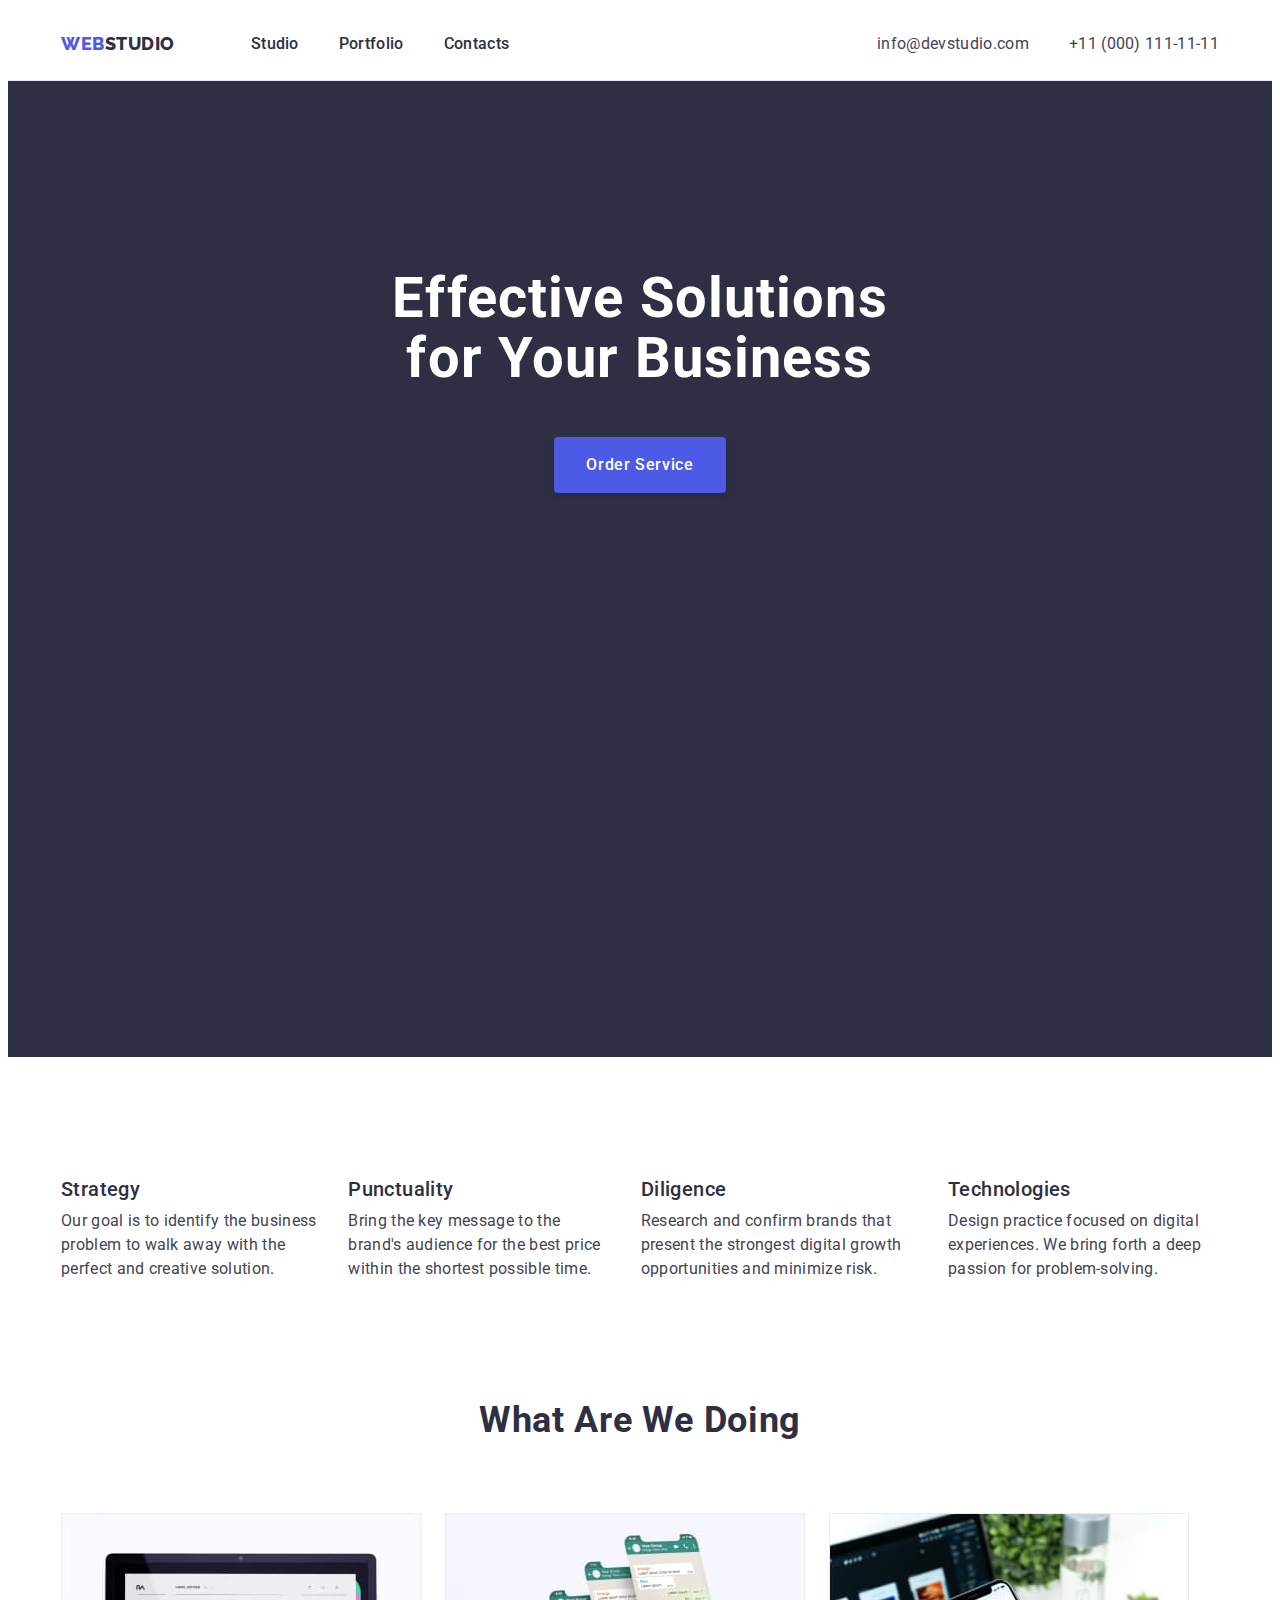
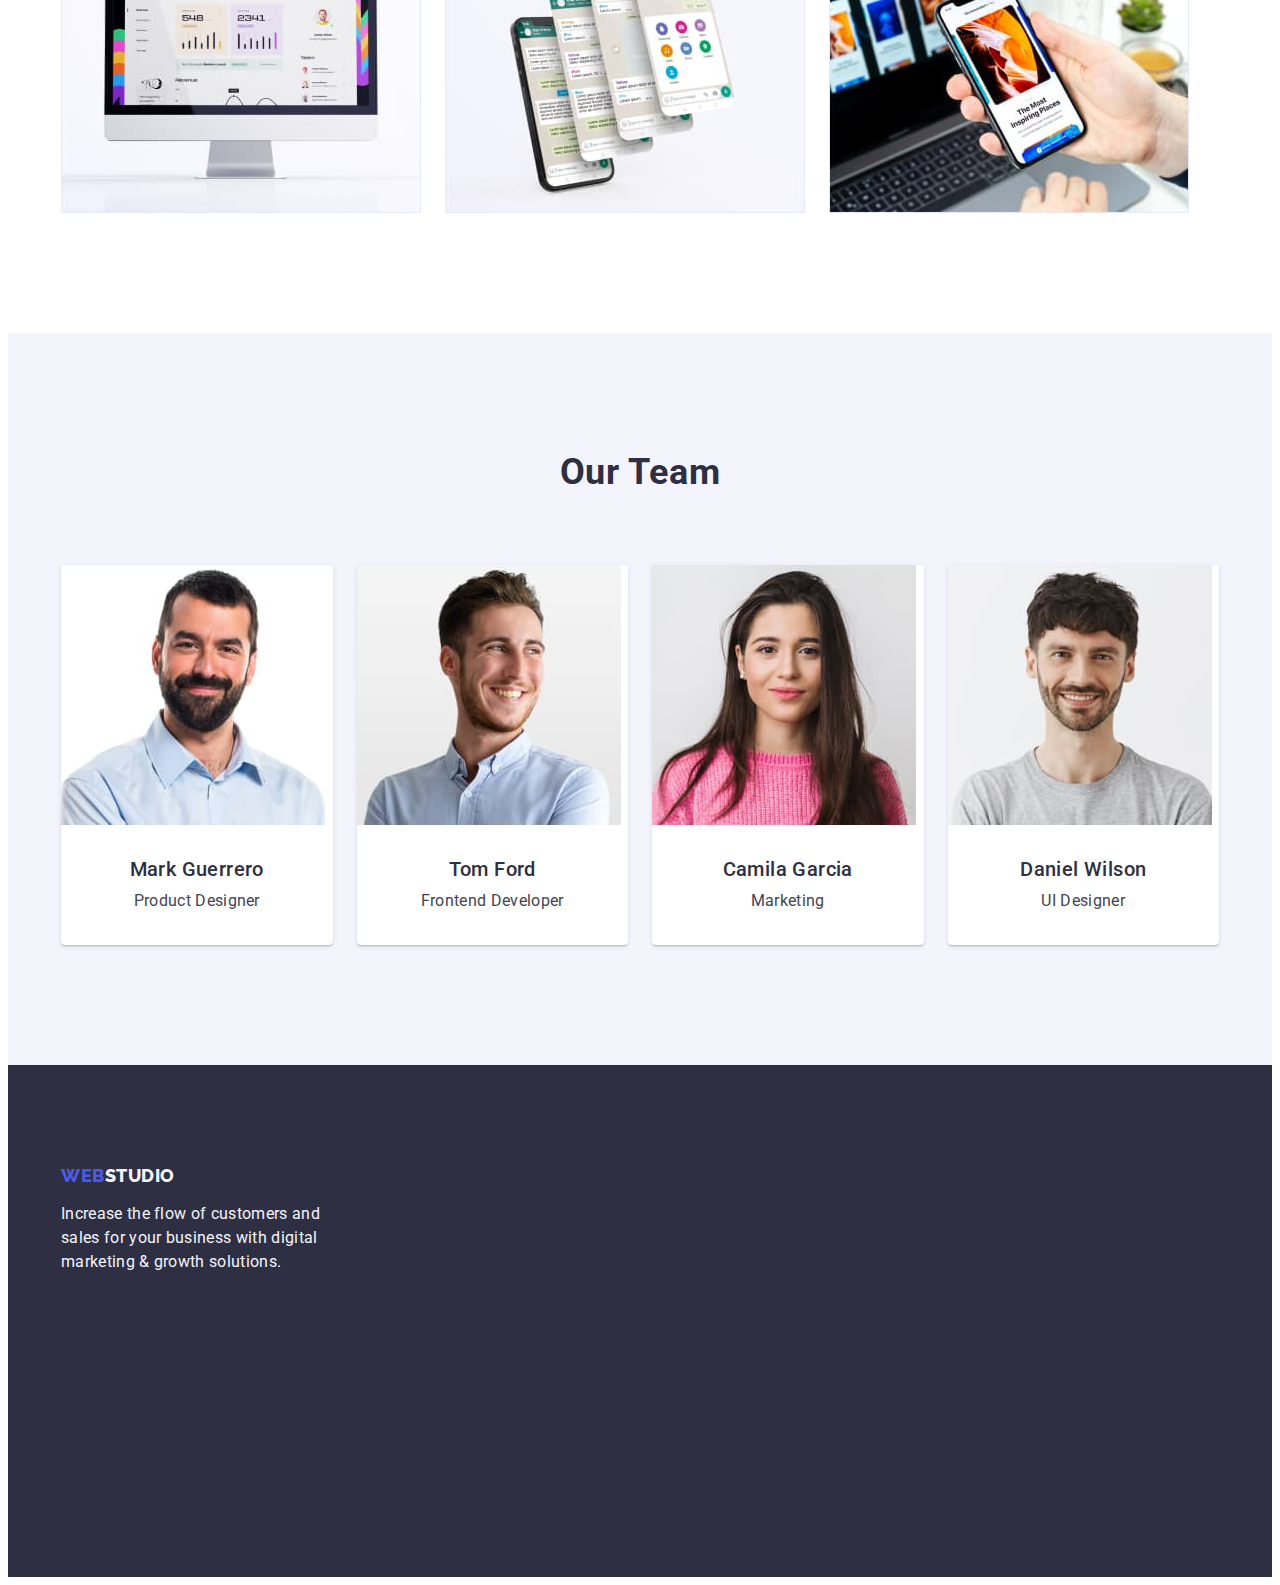
<file: index.html>
<!DOCTYPE html>
<html lang="en">

<head>
    <meta charset="UTF-8">
    <meta name="viewport" content="width=device-width, initial-scale=1.0">

    <link rel="preconnect" href="https://fonts.googleapis.com">
    <link rel="preconnect" href="https://fonts.gstatic.com" crossorigin>
    <link
        href="https://fonts.googleapis.com/css2?family=Raleway:wght@800&family=Roboto:wght@400;500;700;900&display=swap"
        rel="stylesheet">

    <!-- Modern-Normalize -->
    <link rel="stylesheet" href="https://cdnjs.cloudflare.com/ajax/libs/modern-normalize/2.0.0/modern-normalize.min.css"
        integrity="sha512-4xo8blKMVCiXpTaLzQSLSw3KFOVPWhm/TRtuPVc4WG6kUgjH6J03IBuG7JZPkcWMxJ5huwaBpOpnwYElP/m6wg=="
        crossorigin="anonymous" referrerpolicy="no-referrer" />

    <!-- Styles.scc-->
    <link rel="stylesheet" href="./css/styles.css">

    <title>WebStudio</title>
</head>

<body>
    <header class="header">
        <!-- Navigation -->
        <div class="container container-nav">
            <nav class="nav-header">
                <a href="./index.html" class="logo-header link">
                    Web<span class="logo-header-two">Studio</span>
                </a>
                <ul class="site-nav nav-header list">
                    <li><a href="./index.html" class="nav-link link">Studio</a></li>
                    <li><a href="./portfolio.html" class="nav-link link">Portfolio</a></li>
                    <li><a href="" class="nav-link link">Contacts</a></li>
                </ul>
            </nav>

            <!--Contacts-->
            <address class="site-contacts">
                <ul class="contacts list">
                    <li class="contacts-item"><a href="mailto:info@devstudio.com" class="link">info@devstudio.com</a>
                    </li>
                    <li class="contacts-item"><a href="tel:+110001111111" class="link">+11 (000) 111-11-11</a></li>
                </ul>
            </address>
        </div>
    </header>

    <main>
        <!--Hero Content-->
        <section class="section-hero">
            <div class="container container-hero">
                <h1 class="hero-title">Effective Solutions for Your Business</h1>
                <button type="button" class="hero-button">Order Service</button>
            </div>
        </section>

        <!-- Features -->
        <section class="features-section">
            <div class="features-container container">
                <h2 class="visually-hidden">Features</h2>
                <ul class="features-list list">
                    <li class="features-list-item">
                        <h3 class="card-title">Strategy</h3>
                        <p class="card-text">Our goal is to identify the business
                            problem to walk away with the perfect and creative solution.</p>
                    </li>
                    <li class="features-list-item">
                        <h3 class="card-title">Punctuality</h3>
                        <p class="card-text">Bring the key message to the brand's audience for the best price within the
                            shortest possible time.
                        </p>
                    </li>
                    <li class="features-list-item">
                        <h3 class="card-title">Diligence</h3>
                        <p class="card-text">Research and confirm brands that present the strongest digital growth
                            opportunities and minimize risk.</p>
                    </li>
                    <li class="features-list-item">
                        <h3 class="card-title">Technologies</h3>
                        <p class="card-text">Design practice focused on digital experiences. We bring forth a deep
                            passion for problem-solving.
                        </p>
                    </li>
                </ul>
            </div>
        </section>

        <!-- What are we doing -->
        <section class="section-activity">
            <div class="activity-container container">
                <h2 class="section-title">What are we doing</h2>
                <ul class="activity-list list">
                    <li class="activity-list-item">
                        <img src="./images/computer1.jpg" alt="Computer" width="360" height="300">
                    </li>
                    <li class="activity-list-item">
                        <img src="./images/img-2.jpg" alt="Open messenger in the phone" width="360" height="300">
                    </li>
                    <li class="activity-list-item">
                        <img src="./images/img-3.jpg" alt="Smartphone on the background of the laptop" width="360"
                            height="300">
                    </li>
                </ul>
            </div>
        </section>

        <!-- Our Team -->
        <section class="section-team">
            <div class="team-container container">
                <h2 class="section-title team-title">Our Team</h2>
                <ul class="team-list list">
                    <li class="team-list-item">
                        <img src="./images/img-4.jpg" alt="Product Designer photo" width="264" height="260">
                        <div class="team-text">
                            <h3 class="team-card-title">Mark Guerrero</h3>
                            <p class="team-card-text">Product Designer</p>
                        </div>
                    </li>
                    <li class="team-list-item">
                        <img src="./images/img-5.jpg" alt="Frontend Developer photo" width="264" height="260">
                        <div class="team-text">
                            <h3 class="team-card-title">Tom Ford</h3>
                            <p class="team-card-text">Frontend Developer</p>
                        </div>
                    </li>
                    <li class="team-list-item">
                        <img src="./images/img-6.jpg" alt="Marketing Manager photo" width="264" height="260">
                        <div class="team-text">
                            <h3 class="team-card-title">Camila Garcia</h3>
                            <p class="team-card-text">Marketing</p>
                        </div>
                    </li>
                    <li class="team-list-item">
                        <img src="./images/img-7.jpg" alt="UI Designer photo" width="264" height="260">
                        <div class="team-text">
                            <h3 class="team-card-title">Daniel Wilson</h3>
                            <p class="team-card-text">UI Designer</p>
                        </div>
                    </li>
                </ul>
            </div>
        </section>
    </main>

    <footer class="section-footer">
        <div class="container footer-container">
            <a href="./index.html" class="logo-footer link">
                Web<span class="logo-footer-two">Studio</span></a>
            <p class="footer-text">Increase the flow of customers and sales for your business with digital marketing &
                growth solutions.</p>
        </div>
    </footer>

</body>

</html>
</file>
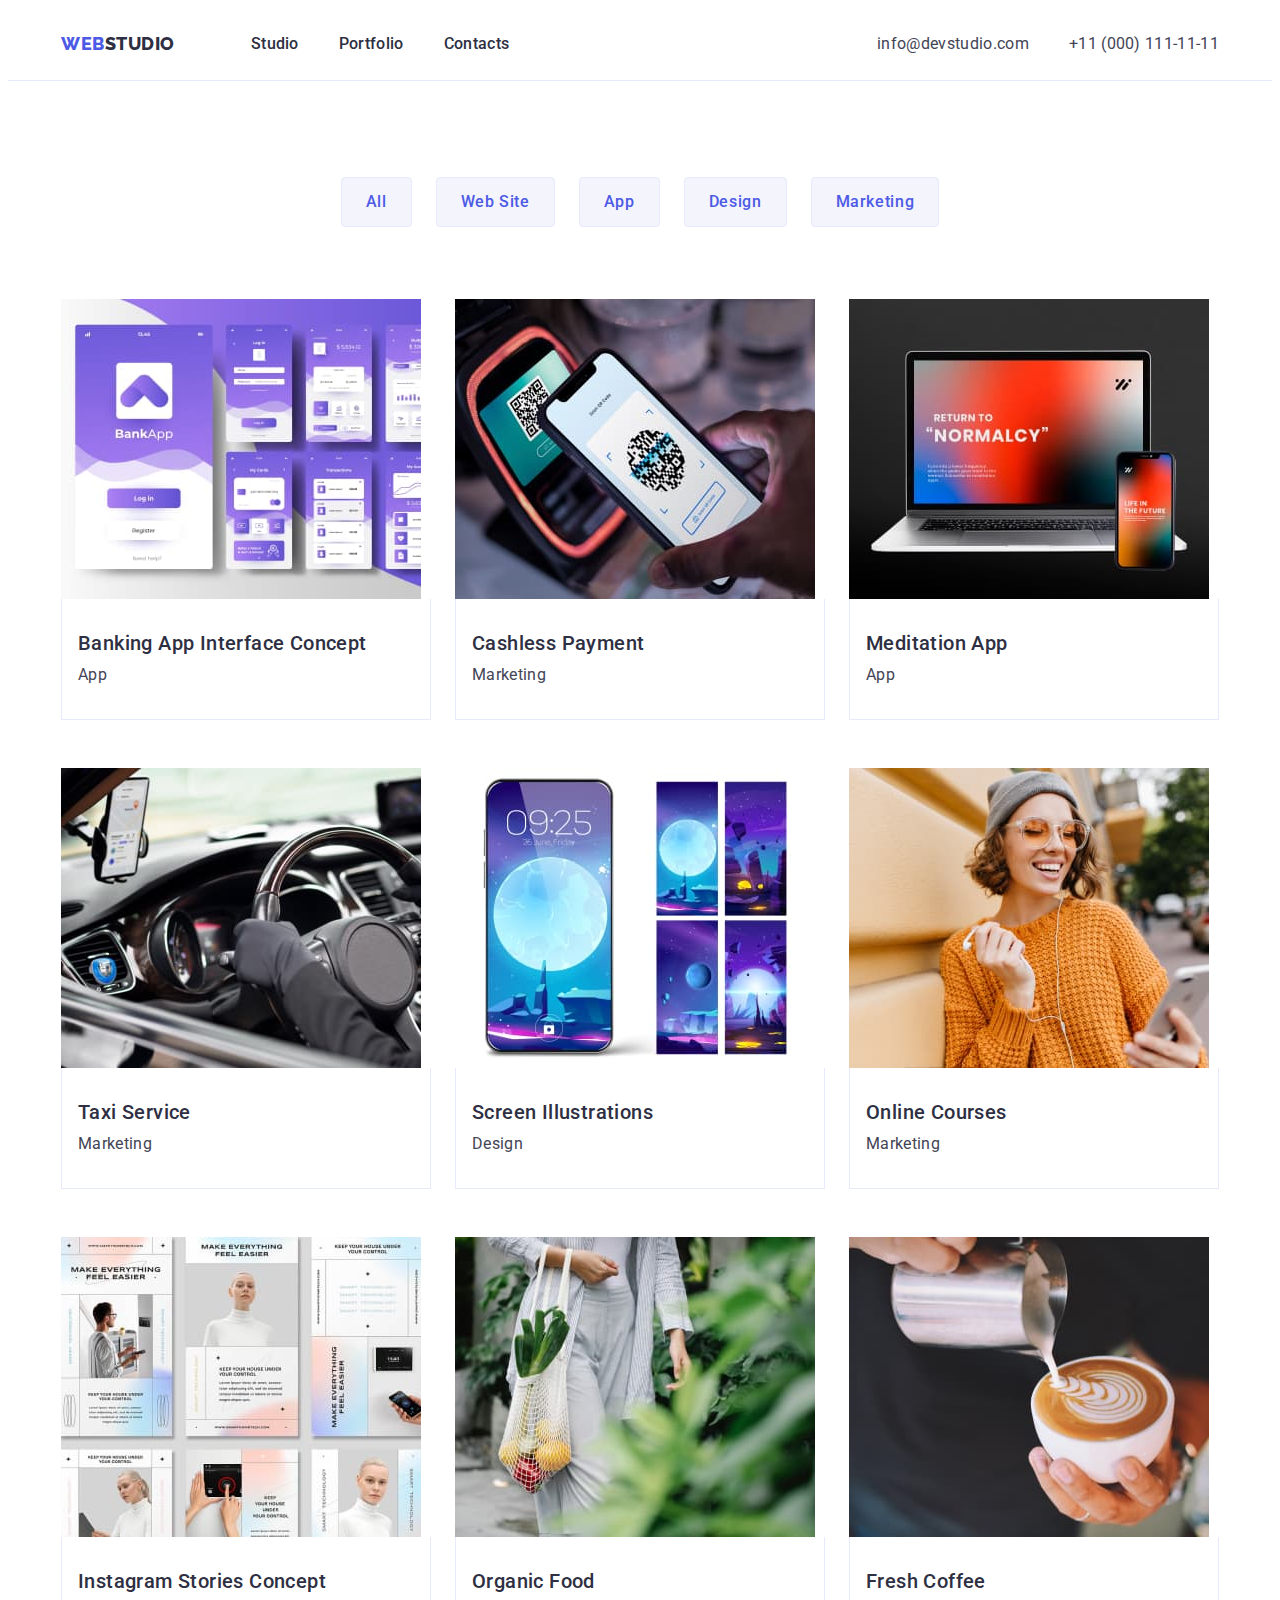
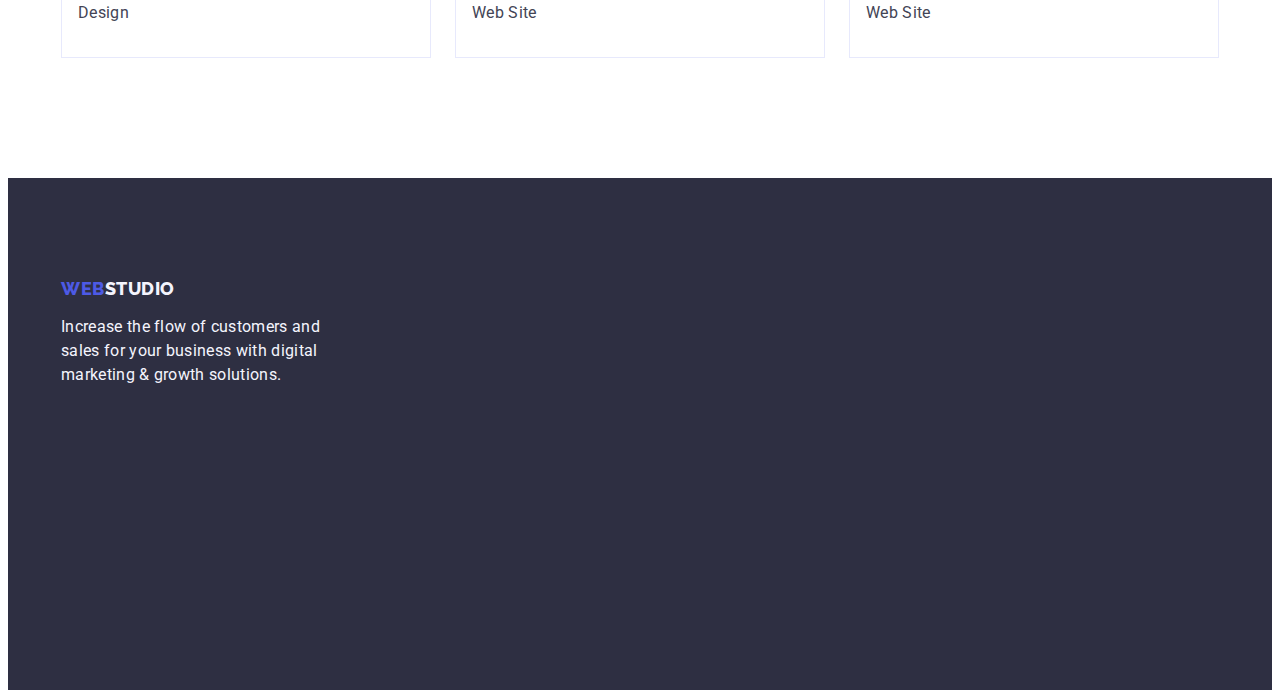
<file: portfolio.html>
<!DOCTYPE html>
<html lang="en">

<head>
    <meta charset="UTF-8">
    <meta name="viewport" content="width=device-width, initial-scale=1.0">

    <link rel="preconnect" href="https://fonts.googleapis.com">
    <link rel="preconnect" href="https://fonts.gstatic.com" crossorigin>
    <link
        href="https://fonts.googleapis.com/css2?family=Raleway:wght@800&family=Roboto:wght@400;500;700;900&display=swap"
        rel="stylesheet">

    <!-- Modern-Normalize -->
    <link rel="stylesheet" href="https://cdnjs.cloudflare.com/ajax/libs/modern-normalize/2.0.0/modern-normalize.min.css"
        integrity="sha512-4xo8blKMVCiXpTaLzQSLSw3KFOVPWhm/TRtuPVc4WG6kUgjH6J03IBuG7JZPkcWMxJ5huwaBpOpnwYElP/m6wg=="
        crossorigin="anonymous" referrerpolicy="no-referrer" />

    <!-- Styles.scc-->
    <link rel="stylesheet" href="./css/styles.css">

    <title>Portfolio</title>
</head>

<body>
    <header class="header">
        <!-- Navigation -->
        <div class="container container-nav">
            <nav class="nav-header">
                <a href="./index.html" class="logo-header link">
                    Web<span class="logo-header-two">Studio</span>
                </a>
                <ul class="site-nav nav-header list">
                    <li><a href="./index.html" class="nav-link link">Studio</a></li>
                    <li><a href="./portfolio.html" class="nav-link link">Portfolio</a></li>
                    <li><a href="" class="nav-link link">Contacts</a></li>
                </ul>
            </nav>

            <!--Contacts-->
            <address class="site-contacts">
                <ul class="contacts list">
                    <li class="contacts-item"><a href="mailto:info@devstudio.com" class="link">info@devstudio.com</a>
                    </li>
                    <li class="contacts-item"><a href="tel:+110001111111" class="link">+11 (000) 111-11-11</a></li>
                </ul>
            </address>
        </div>
    </header>

    <main>
        <!-- Portfolio content -->
        <section class="section-portfolio">
            <div class="portfolio-container container">
                <h1 class="section-portfolio-tabs visually-hidden">Tabs</h1>
                <ul class="portfolio-list list">
                    <li class="">
                        <button type="button" class="portfolio-tabs">All</button>
                    </li>
                    <li>
                        <button type="button" class="portfolio-tabs">Web Site</button>
                    </li>
                    <li>
                        <button type="button" class="portfolio-tabs">App</button>
                    </li>
                    <li>
                        <button type="button" class="portfolio-tabs">Design</button>
                    </li>
                    <li>
                        <button type="button" class="portfolio-tabs">Marketing</button>
                    </li>
                </ul>

                <!-- Galery -->
                <ul class="portfolio-galery list">
                    <li class="portfolio-galery-item">
                        <a href="" class="galery-link link">
                            <img src="./images/img-8.jpg" alt="Interface of the Banking App" width="360" height="300">
                            <div class="portfolio-text">
                                <h2 class=" galery-title">Banking App Interface Concept</h2>
                                <p class="galery-text">App</p>
                            </div>
                        </a>
                    </li>
                    <li class="portfolio-galery-item">
                        <a href="" class="link">
                            <img src="./images/img-9.jpg" alt="Calculation by QR-code" width="360" height="300">
                            <div class="portfolio-text">
                                <h2 class="galery-title">Cashless Payment</h2>
                                <p class="galery-text">Marketing</p>
                            </div>
                        </a>
                    </li>
                    <li class="portfolio-galery-item">
                        <a href="" class="link">
                            <img src="./images/img-10.jpg" alt="Meditation App" width="360" height="300">
                            <div class="portfolio-text">
                                <h2 class="galery-title">Meditation App</h2>
                                <p class="galery-text">App</p>
                            </div>
                        </a>
                    </li>
                    <li class="portfolio-galery-item">
                        <a href="" class="link">
                            <img src="./images/img-11.jpg" alt="Taxi Service App" width="360" height="300">
                            <div class="portfolio-text">
                                <h2 class="galery-title">Taxi Service</h2>
                                <p class="galery-text">Marketing</p>
                            </div>
                        </a>
                    </li>
                    <li class="portfolio-galery-item">
                        <a href="" class="link">
                            <img src="./images/img-12.jpg" alt="Screensavers on the phone screen" width="360"
                                height="300">
                            <div class="portfolio-text">
                                <h2 class="galery-title">Screen Illustrations</h2>
                                <p class="galery-text">Design</p>
                            </div>
                        </a>
                    </li>
                    <li class="portfolio-galery-item">
                        <a href="" class="link">
                            <img src="./images/img-13.jpg" alt="Girl on online courses" width="360" height="300">
                            <div class="portfolio-text">
                                <h2 class="galery-title">Online Courses</h2>
                                <p class="galery-text">Marketing</p>
                            </div>
                        </a>
                    </li>
                    <li class="portfolio-galery-item">
                        <a href="" class="link">
                            <img src="./images/img-14.jpg" alt="Instagram Stories Concept" width="360" height="300">
                            <div class="portfolio-text">
                                <h2 class="galery-title">Instagram Stories Concept</h2>
                                <p class="galery-text">Design</p>
                            </div>
                        </a>
                    </li>
                    <li class="portfolio-galery-item">
                        <a href="" class="link">
                            <img src="./images/img-15.jpg" alt="Organic Food" width="360" height="300">
                            <div class="portfolio-text">
                                <h2 class="galery-title">Organic Food</h2>
                                <p class="galery-text">Web Site</p>
                            </div>
                        </a>
                    </li>
                    <li class="portfolio-galery-item">
                        <a href="" class="link">
                            <img src="./images/img-16.jpg" alt="Latte art" width="360" height="300">
                            <div class="portfolio-text">
                                <h2 class="galery-title">Fresh Coffee</h2>
                                <p class="galery-text">Web Site</p>
                            </div>
                        </a>
                    </li>
                </ul>
            </div>
        </section>
    </main>

    <footer class="section-footer">
        <div class="container footer-container">
            <a href="./index.html" class="logo-footer link">
                Web<span class="logo-footer-two">Studio</span></a>
            <p class="footer-text">Increase the flow of customers and sales for your business with digital marketing &
                growth solutions.</p>
        </div>
    </footer>

</body>

</html>
</file>
<file: css/styles.css>
:root {
  --primary-bg-color: #ffffff;
  --secondary-bg-color: #2e2f42;
  --color-main-text: #2e2f42;
  --color-secondary-text: #434455;
  --color-tertiary-text: #f4f4fd;
  --text-title: #ffffff;
  --accent-text: #4d5ae5;
  --accent-pressed: #404bbf;
  --border-tabs: #e7e9fc;
}

body {
  font-family: 'Roboto', sans-serif;
  color: var(--color-secondary-text);
  background-color: var(--primary-bg-color);
  line-height: 1.5;
  min-width: 1158px;
}

h1,
h2,
h3,
h4,
h5,
h6,
p {
  margin-top: 0;
  margin-bottom: 0;
}

img {
  display: block;
  max-width: 100%;
  height: auto;
}

.container {
  max-width: 1158px;
  margin: 0 auto;
  padding: 0 15px;
}

.list {
  list-style-type: none;
}

ul,
ol {
  margin-top: 0;
  margin-bottom: 0;
  padding-left: 0;
}

.link {
  text-decoration: none;
}

.visually-hidden {
  position: absolute;
  width: 1px;
  height: 1px;
  margin: -1px;
  border: 0;
  padding: 0;
  white-space: nowrap;
  clip-path: inset(100%);
  clip: rect(0 0 0 0);
  overflow: hidden;
}

/**
  |============================
  | Header
  |============================
*/
/* Navigation */

.header {
  border-bottom: 1px solid var(--border-tabs);
}

.header > .container-nav {
  display: flex;
  align-items: center;
  justify-content: space-between;
}

.logo-header {
  display: inline-block;
  font-family: Raleway, sans-serif;
  font-size: 18px;
  font-weight: 800;
  line-height: 1.17;
  letter-spacing: 0.03em;
  text-transform: uppercase;
  color: var(--accent-text);
  margin-right: 76px;
}

.logo-header-two {
  color: var(--color-main-text);
}

.nav-header {
  display: flex;
  align-items: center;
  justify-content: space-between;
}

.nav-link {
  padding: 24px 0;
}

.nav-link {
  font-size: 16px;
  font-weight: 500;
  line-height: 1.5;
  letter-spacing: 0.02em;
  color: var(--color-main-text);
}

.site-nav {
  gap: 40px;
}

.nav-link:hover,
.nav-link:focus {
  color: var(--accent-pressed);
}

/* Contacts */

.site-contacts {
  font-style: normal;
  margin: 24px 0 24px 0;
}

.contacts {
  display: flex;
  gap: 40px;
}

.contacts .link {
  font-size: 16px;
  line-height: 1.5;
  letter-spacing: 0.02em;
  color: var(--color-secondary-text);
}

.contacts .link:hover,
.contacts .link:focus {
  color: var(--accent-pressed);
}

/**
  |============================
  | Main Studio
  |============================
*/
/* Hero Content */

.section-hero {
  color: var(--text-title);
  background-color: var(--secondary-bg-color);
  text-align: center;
  height: 600px;
  flex-shrink: 0;
  padding: 188px 0;
}

.hero-title {
  font-size: 56px;
  font-weight: 700;
  line-height: 1.07;
  letter-spacing: 0.02em;
  max-width: 496px;
  margin: 0 auto;
  margin-bottom: 48px;
}

.hero-button {
  display: block;
  align-items: flex-start;
  gap: 10px;
  font-family: 'Roboto', sans-serif;
  font-size: 16px;
  font-weight: 500;
  line-height: 1.5;
  letter-spacing: 0.04em;
  color: var(--text-title);
  background-color: var(--accent-text);
  cursor: pointer;
  padding: 16px 32px;
  border: none;
  border-radius: 4px;
  box-shadow: 0px 4px 4px 0px rgba(0, 0, 0, 0.15);
  margin: 0 auto;
  min-width: 169px;
  height: 56px;
}

.section-hero .hero-button:hover,
.section-hero .hero-button:focus {
  background-color: var(--accent-pressed);
}

/* Features */

.features-container {
  display: flex;
  flex-shrink: 0;
  padding: 0;
}

.features-section {
  text-align: left;
  padding: 120px 0;
}

.features-list.features-list-item {
  width: 264px;
  flex-direction: column;
  align-items: flex-start;
}

.features-list {
  display: flex;
  gap: 24px;
}

.features-list-item {
  width: calc((100%-72px) / 4);
}

.card-title {
  font-size: 20px;
  font-weight: 500;
  line-height: 1.2;
  letter-spacing: 0.02em;
  color: var(--color-main-text);
  margin-bottom: 8px;
}

.card-text {
  font-size: 16px;
  line-height: 1.5;
  letter-spacing: 0.02em;
  color: var(--color-secondary-text);
}

/* What are we doing */

.section-title {
  font-size: 36px;
  font-weight: 700;
  line-height: 1.11;
  letter-spacing: 0.02em;
  text-transform: capitalize;
  color: var(--color-main-text);
  text-align: center;
  padding: 0;
  margin: 0 auto;
  margin-bottom: 72px;
}

.activity-list {
  display: flex;
  align-items: flex-start;
  gap: 24px;
}

.activity-list-item {
  width: calc(100%-48) / 3;
}

.section-activity {
  padding-bottom: 120px;
}

/* Our Team */

.section-team {
  background-color: var(--color-tertiary-text);
  padding: 120px 0;
}

.team-list {
  display: flex;
  padding-bottom: 0px;
  justify-content: center;
  align-items: center;
  gap: 24px;
}

.team-list-item {
  background-color: var(--primary-bg-color);
  width: calc((100% - 72px) / 4);
  border-radius: 0px 0px 4px 4px;
  box-shadow: 0px 2px 1px 0px rgba(46, 47, 66, 0.08),
    0px 1px 1px 0px rgba(46, 47, 66, 0.16),
    0px 1px 6px 0px rgba(46, 47, 66, 0.08);
}

.team-title {
  margin-bottom: 72px;
}

.team-text {
  padding: 32px 0;
}

.team-card-title {
  font-size: 20px;
  font-weight: 500;
  line-height: 1.2;
  letter-spacing: 0.02em;
  color: var(--color-main-text);
  text-align: center;
  margin-bottom: 8px;
}

.team-card-text {
  font-size: 16px;
  line-height: 1.5;
  letter-spacing: 0.02em;
  color: var(--color-secondary-text);
  text-align: center;
}

/**
  |============================
  | Footer
  |============================
*/

.section-footer {
  background-color: var(--secondary-bg-color);
  height: 312px;
  flex-shrink: 0;
  padding: 100px 0;
}

.logo-footer {
  display: inline-block;
  margin-bottom: 16px;
  font-family: Raleway, sans-serif;
  font-size: 18px;
  font-weight: 800;
  line-height: 1.17;
  letter-spacing: 0.03em;
  text-transform: uppercase;
  color: var(--accent-text);
}

.logo-footer-two {
  color: var(--color-tertiary-text);
}

.footer-text {
  font-size: 16px;
  line-height: 1.5;
  letter-spacing: 0.02em;
  color: var(--color-tertiary-text);
  width: 264px;
}

/**
  |============================
  | Main portfolio
  |============================
*/
/* Portfolio content */

.section-portfolio {
  padding-top: 96px;
  padding-bottom: 120px;
}

.portfolio-list {
  display: flex;
  gap: 24px;
  justify-content: center;
  margin-bottom: 72px;
}

.portfolio-tabs {
  font-family: 'Roboto', sans-serif;
  font-size: 16px;
  font-weight: 500;
  line-height: 1.5;
  letter-spacing: 0.04em;
  color: var(--accent-text);
  justify-content: center;
  background: var(--color-tertiary-text);
  cursor: pointer;
  padding: 12px 24px;
  align-items: center;
  border-radius: 4px;
  border: 1px solid #e7e9fc;
}

.section-portfolio .portfolio-tabs:hover {
  background-color: var(--accent-pressed);
  color: var(--primary-bg-color);
  border: 1px solid transparent;
}

.section-portfolio .portfolio-tabs:focus {
  background-color: var(--accent-pressed);
  color: var(--primary-bg-color);
  border: 1px solid transparent;
}

/*  Galery */

.portfolio-text {
  padding: 32px 16px;
  border: 1px solid var(--border-tabs);
  border-top: none;
}

.galery-title {
  font-size: 20px;
  font-weight: 500;
  line-height: 1.2;
  letter-spacing: 0.02em;
  color: var(--color-main-text);
  margin-bottom: 8px;
}

.galery-text {
  font-size: 16px;
  line-height: 1.5;
  letter-spacing: 0.02em;
  color: var(--color-secondary-text);
}

.portfolio-galery {
  display: flex;
  flex-wrap: wrap;
  row-gap: 48px;
  column-gap: 24px;
}

.portfolio-galery-item {
  width: calc((100% - 48px) / 3);
}
</file>
